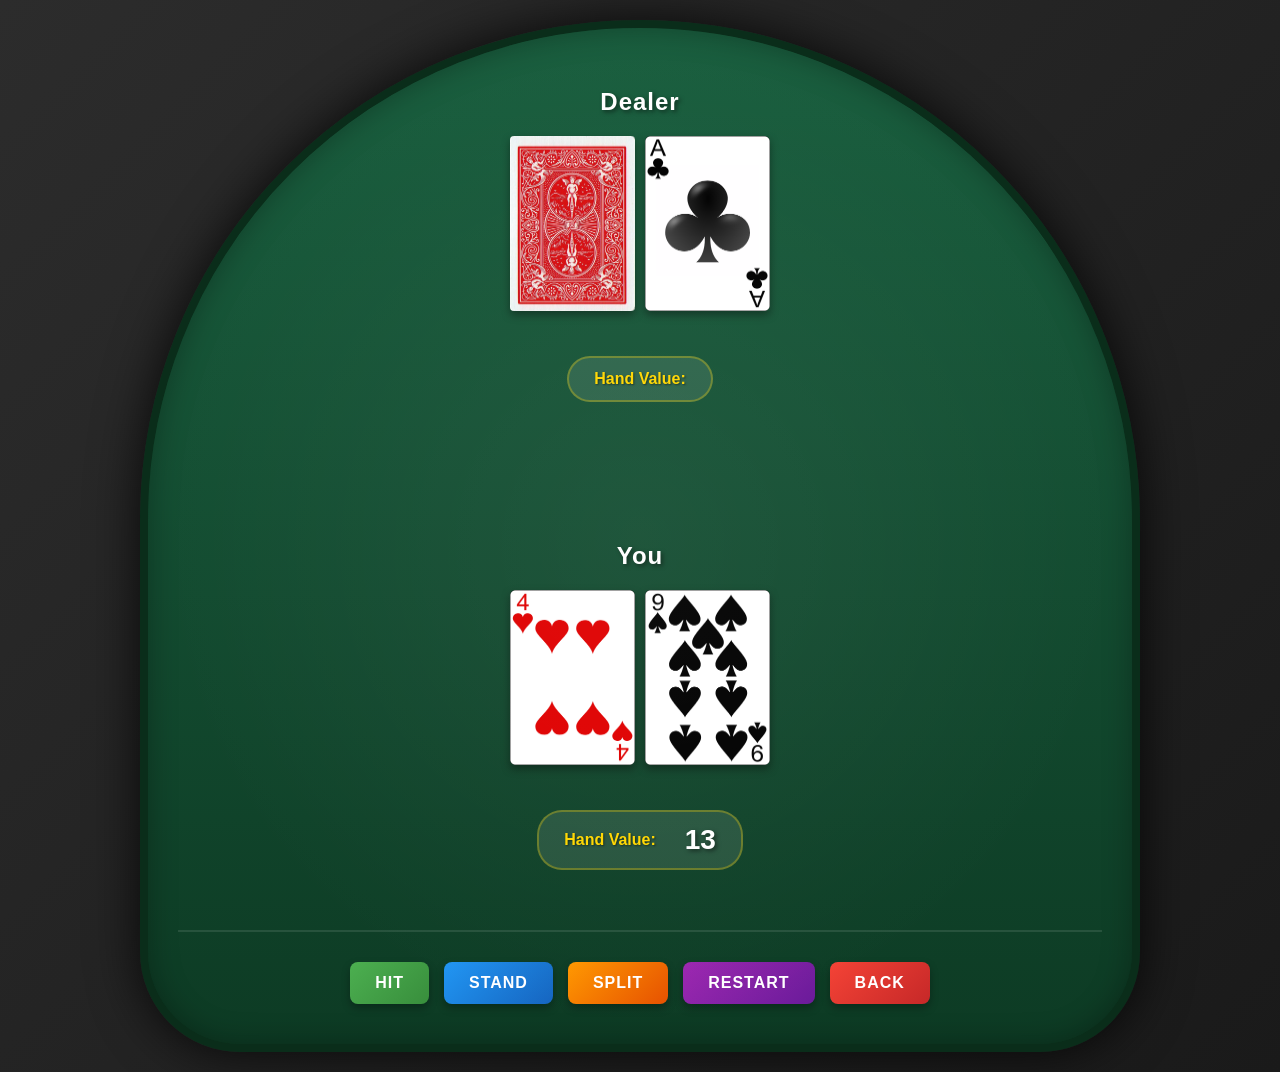
<file: index.html>
<!DOCTYPE html>
<html lang="en">
    <head>
        <meta charset="UTF-8">
        <meta name="viewport" content="width=device-width, initial-scale=1.0">
        <title>Game of blackjack</title>
        <link rel="stylesheet" href="style.css">
    </head>
    <body>
        <div class="blackjack-container">
            <!-- Dealer Section -->
            <div class="table-section dealer-section">
                <h2 class="section-title">Dealer</h2>
                <div id="dealer-cards" class="cards-area">
                    <img id="hidden" src="./cards/BACK.png" class="card-image">
                </div>
                <div class="hand-value-indicator">
                    <span class="value-label">Hand Value:</span>
                    <span id="dealer-sum" class="value-display">0</span>
                </div>
            </div>

            <!-- Results Display -->
            <div class="results-section">
                <p id="results" class="results-text"></p>
            </div>

            <!-- Player Section -->
            <div class="table-section player-section">
                <h2 class="section-title">You</h2>
                <div id="your-cards" class="cards-area"></div>
                <div class="hand-value-indicator">
                    <span class="value-label">Hand Value:</span>
                    <span id="your-sum" class="value-display">0</span>
                </div>
            </div>

            <!-- Controls Section -->
            <div class="controls-section">
                <button id="hit" class="game-button hit-button">Hit</button>
                <button id="stand" class="game-button stand-button">Stand</button>
                <button id="split" class="game-button split-button">Split</button>
                <button id="restart" class="game-button restart-button">Restart</button>
                <a href="LandingPage.html" class="back-link">
                    <button id="Back" class="game-button back-button">Back</button>
                </a>
            </div>
        </div>
        <script src="script.js"></script>
    </body>
</html>
</file>
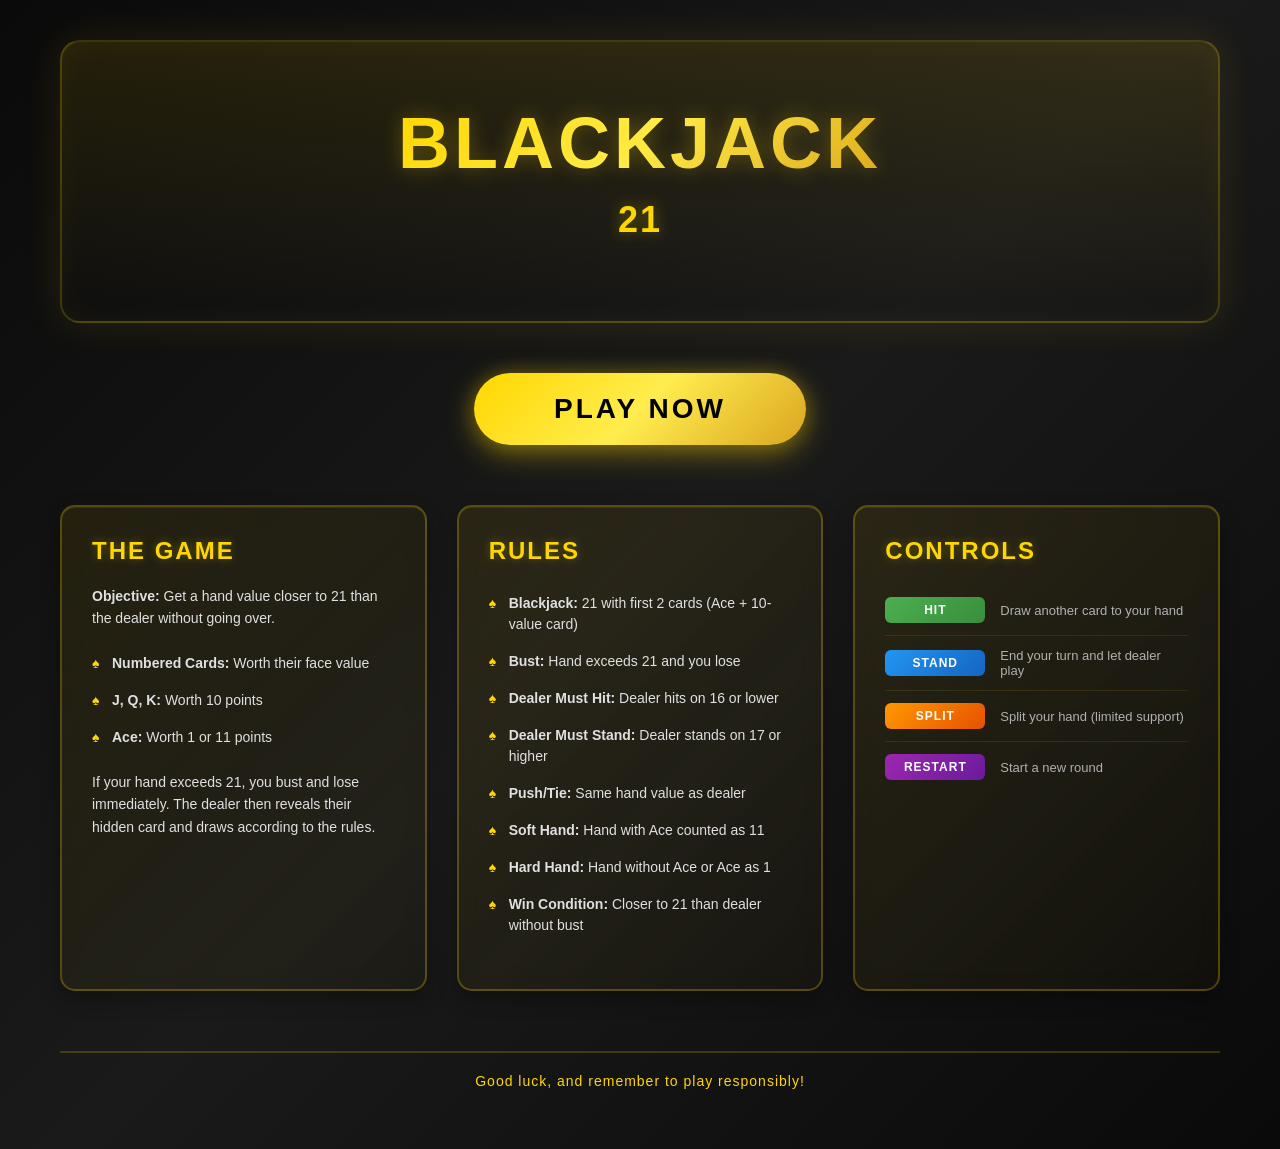
<file: LandingPage.html>
<!DOCTYPE html>
<html lang="en">
<head>
    <meta charset="UTF-8">
    <meta name="viewport" content="width=device-width, initial-scale=1.0">
    <title>Blackjack - Welcome</title>
    <link rel="stylesheet" href="landing-style.css">
</head>
<body>
    <div class="landing-container">
        <!-- Header/Logo Section -->
        <div class="header-section">
            <h1 class="game-title">
                <span class="title-blackjack">BLACKJACK</span>
                <span class="title-subtitle">21</span>
            </h1>
        </div>

        <!-- Play Button -->
        <a href="index.html" class="play-button-link">
            <button class="play-button">PLAY NOW</button>
        </a>

        <!-- Instructions Section -->
        <section class="instructions-section">
            <div class="instructions-content">
                <!-- How to Play Blackjack -->
                <div class="instruction-card">
                    <h2 class="card-title">THE GAME</h2>
                    <div class="card-body">
                        <p class="instruction-text">
                            <strong>Objective:</strong> Get a hand value closer to 21 than the dealer without going over.
                        </p>
                        <ul class="rules-list">
                            <li><strong>Numbered Cards:</strong> Worth their face value</li>
                            <li><strong>J, Q, K:</strong> Worth 10 points</li>
                            <li><strong>Ace:</strong> Worth 1 or 11 points</li>
                        </ul>
                        <p class="instruction-text">
                            If your hand exceeds 21, you bust and lose immediately. The dealer then reveals their hidden card and draws according to the rules.
                        </p>
                    </div>
                </div>

                <!-- Rules -->
                <div class="instruction-card">
                    <h2 class="card-title">RULES</h2>
                    <div class="card-body">
                        <ul class="rules-list">
                            <li><strong>Blackjack:</strong> 21 with first 2 cards (Ace + 10-value card)</li>
                            <li><strong>Bust:</strong> Hand exceeds 21 and you lose</li>
                            <li><strong>Dealer Must Hit:</strong> Dealer hits on 16 or lower</li>
                            <li><strong>Dealer Must Stand:</strong> Dealer stands on 17 or higher</li>
                            <li><strong>Push/Tie:</strong> Same hand value as dealer</li>
                            <li><strong>Soft Hand:</strong> Hand with Ace counted as 11</li>
                            <li><strong>Hard Hand:</strong> Hand without Ace or Ace as 1</li>
                            <li><strong>Win Condition:</strong> Closer to 21 than dealer without bust</li>
                        </ul>
                    </div>
                </div>

                <!-- How to Play This Game -->
                <div class="instruction-card">
                    <h2 class="card-title">CONTROLS</h2>
                    <div class="card-body">
                        <ul class="controls-list">
                            <li>
                                <span class="control-name hit-control">HIT</span>
                                <span class="control-desc">Draw another card to your hand</span>
                            </li>
                            <li>
                                <span class="control-name stand-control">STAND</span>
                                <span class="control-desc">End your turn and let dealer play</span>
                            </li>
                            <li>
                                <span class="control-name split-control">SPLIT</span>
                                <span class="control-desc">Split your hand (limited support)</span>
                            </li>
                            <li>
                                <span class="control-name restart-control">RESTART</span>
                                <span class="control-desc">Start a new round</span>
                            </li>
                        </ul>
                    </div>
                </div>
            </div>
        </section>

        <!-- Footer -->
        <footer class="landing-footer">
            <p>Good luck, and remember to play responsibly!</p>
        </footer>
    </div>
</body>
</html>
</file>
<file: style.css>
* {
    margin: 0;
    padding: 0;
    box-sizing: border-box;
}

body {
    font-family: 'Lucida Sans', 'Lucida Sans Regular', 'Lucida Grande', 'Lucida Sans Unicode', Geneva, Verdana, sans-serif;
    background: linear-gradient(135deg, #2c2c2c 0%, #1a1a1a 100%);
    display: flex;
    justify-content: center;
    align-items: center;
    min-height: 100vh;
    padding: 20px;
}

.blackjack-container {
    width: 100%;
    max-width: 1000px;
    background: linear-gradient(180deg, #1a5f3f 0%, #0d3b24 100%);
    border-radius: 500px 500px 100px 100px;
    padding: 40px 30px;
    box-shadow: 0 0 50px rgba(0, 0, 0, 0.8), inset 0 0 30px rgba(0, 0, 0, 0.3);
    border: 8px solid #0a2d1a;
    position: relative;
}

.blackjack-container::before {
    content: '';
    position: absolute;
    top: 0;
    left: 0;
    right: 0;
    bottom: 0;
    border-radius: 500px 500px 100px 100px;
    background: radial-gradient(ellipse at center, rgba(255, 255, 255, 0.05) 0%, transparent 70%);
    pointer-events: none;
}

/* Dealer Section */
.dealer-section {
    margin-bottom: 60px;
    padding-top: 20px;
}

/* Player Section */
.player-section {
    margin-bottom: 40px;
    padding-bottom: 20px;
}

.table-section {
    text-align: center;
}

.section-title {
    color: #fff;
    font-size: 24px;
    margin-bottom: 15px;
    text-shadow: 2px 2px 4px rgba(0, 0, 0, 0.5);
    letter-spacing: 1px;
}

.cards-area {
    display: flex;
    justify-content: center;
    gap: 10px;
    flex-wrap: wrap;
    margin: 20px 0;
    min-height: 200px;
    align-items: flex-start;
}

.card-image {
    height: 175px;
    width: 125px;
    box-shadow: 0 4px 8px rgba(0, 0, 0, 0.4);
    border-radius: 4px;
    transition: transform 0.2s ease;
}

.card-image:hover {
    transform: translateY(-5px);
}

/* Hand Value Indicator */
.hand-value-indicator {
    display: flex;
    justify-content: center;
    align-items: center;
    gap: 15px;
    margin-top: 20px;
    background: rgba(255, 255, 255, 0.1);
    padding: 12px 25px;
    border-radius: 25px;
    width: fit-content;
    margin-left: auto;
    margin-right: auto;
    border: 2px solid rgba(255, 215, 0, 0.3);
}

.value-label {
    color: #ffd700;
    font-weight: bold;
    font-size: 16px;
    text-shadow: 1px 1px 2px rgba(0, 0, 0, 0.5);
}

.value-display {
    color: #fff;
    font-size: 28px;
    font-weight: bold;
    min-width: 45px;
    text-align: right;
    text-shadow: 2px 2px 4px rgba(0, 0, 0, 0.5);
}

/* Results Section */
.results-section {
    text-align: center;
    margin: 30px 0;
    min-height: 50px;
    display: flex;
    align-items: center;
    justify-content: center;
}

.results-text {
    color: #ffd700;
    font-size: 28px;
    font-weight: bold;
    text-shadow: 2px 2px 4px rgba(0, 0, 0, 0.5);
    margin: 0;
}

/* Controls Section */
.controls-section {
    display: flex;
    justify-content: center;
    gap: 15px;
    flex-wrap: wrap;
    padding-top: 30px;
    border-top: 2px solid rgba(255, 255, 255, 0.1);
}

.game-button {
    padding: 12px 25px;
    font-size: 16px;
    font-weight: bold;
    border: none;
    border-radius: 8px;
    cursor: pointer;
    transition: all 0.3s ease;
    text-transform: uppercase;
    letter-spacing: 1px;
    box-shadow: 0 4px 8px rgba(0, 0, 0, 0.3);
}

#hit, .hit-button {
    background: linear-gradient(135deg, #4CAF50 0%, #388E3C 100%);
    color: white;
}

#hit:hover, .hit-button:hover {
    transform: translateY(-2px);
    box-shadow: 0 6px 12px rgba(0, 0, 0, 0.4);
}

#stand, .stand-button {
    background: linear-gradient(135deg, #2196F3 0%, #1565C0 100%);
    color: white;
}

#stand:hover, .stand-button:hover {
    transform: translateY(-2px);
    box-shadow: 0 6px 12px rgba(0, 0, 0, 0.4);
}

#split, .split-button {
    background: linear-gradient(135deg, #FF9800 0%, #E65100 100%);
    color: white;
}

#split:hover, .split-button:hover {
    transform: translateY(-2px);
    box-shadow: 0 6px 12px rgba(0, 0, 0, 0.4);
}

#restart, .restart-button {
    background: linear-gradient(135deg, #9C27B0 0%, #6A1B9A 100%);
    color: white;
}

#restart:hover, .restart-button:hover {
    transform: translateY(-2px);
    box-shadow: 0 6px 12px rgba(0, 0, 0, 0.4);
}

.back-link {
    text-decoration: none;
}

#Back, .back-button {
    background: linear-gradient(135deg, #F44336 0%, #C62828 100%);
    color: white;
}

#Back:hover, .back-button:hover {
    transform: translateY(-2px);
    box-shadow: 0 6px 12px rgba(0, 0, 0, 0.4);
}
</file>
<file: landing-style.css>
* {
    margin: 0;
    padding: 0;
    box-sizing: border-box;
}

body {
    font-family: 'Lucida Sans', 'Lucida Sans Regular', 'Lucida Grande', 'Lucida Sans Unicode', Geneva, Verdana, sans-serif;
    background: linear-gradient(135deg, #0a0a0a 0%, #1a1a1a 50%, #0a0a0a 100%);
    color: #e0e0e0;
    overflow-x: hidden;
    min-height: 100vh;
}

.landing-container {
    max-width: 1200px;
    margin: 0 auto;
    padding: 40px 20px;
    display: flex;
    flex-direction: column;
    min-height: 100vh;
}

/* Header/Logo Section */
.header-section {
    text-align: center;
    margin-bottom: 50px;
    padding: 60px 20px;
    background: linear-gradient(180deg, rgba(255, 215, 0, 0.1) 0%, transparent 100%);
    border-radius: 20px;
    border: 2px solid rgba(255, 215, 0, 0.2);
    box-shadow: 0 0 40px rgba(255, 215, 0, 0.1), inset 0 0 30px rgba(255, 215, 0, 0.05);
}

.game-title {
    display: flex;
    flex-direction: column;
    align-items: center;
    gap: 15px;
    margin-bottom: 20px;
}

.title-blackjack {
    font-size: 72px;
    font-weight: bold;
    letter-spacing: 4px;
    background: linear-gradient(135deg, #ffd700 0%, #ffed4e 50%, #daa520 100%);
    -webkit-background-clip: text;
    -webkit-text-fill-color: transparent;
    background-clip: text;
    text-shadow: 0 0 20px rgba(255, 215, 0, 0.3);
}

.title-subtitle {
    font-size: 36px;
    color: #ffd700;
    font-weight: bold;
    text-shadow: 0 0 15px rgba(255, 215, 0, 0.4);
    letter-spacing: 2px;
}

.tagline {
    font-size: 18px;
    color: #ffd700;
    letter-spacing: 3px;
    margin-top: 10px;
    font-style: italic;
}

/* Play Button */
.play-button-link {
    text-decoration: none;
    display: flex;
    justify-content: center;
    margin-bottom: 60px;
}

.play-button {
    padding: 20px 80px;
    font-size: 28px;
    font-weight: bold;
    letter-spacing: 3px;
    color: #000;
    background: linear-gradient(135deg, #ffd700 0%, #ffed4e 50%, #daa520 100%);
    border: none;
    border-radius: 50px;
    cursor: pointer;
    transition: all 0.4s ease;
    box-shadow: 0 8px 30px rgba(255, 215, 0, 0.4), 0 0 20px rgba(255, 215, 0, 0.2);
    text-transform: uppercase;
}

.play-button:hover {
    transform: translateY(-3px);
    box-shadow: 0 12px 40px rgba(255, 215, 0, 0.6), 0 0 30px rgba(255, 215, 0, 0.3);
    background: linear-gradient(135deg, #ffed4e 0%, #ffd700 50%, #ffed4e 100%);
}

.play-button:active {
    transform: translateY(-1px);
}

/* Instructions Section */
.instructions-section {
    flex-grow: 1;
    margin-bottom: 40px;
}

.instructions-content {
    display: grid;
    grid-template-columns: 1fr 1fr 1fr;
    gap: 30px;
    margin-bottom: 20px;
}

@media (max-width: 1024px) {
    .instructions-content {
        grid-template-columns: 1fr 1fr;
    }
}

@media (max-width: 768px) {
    .instructions-content {
        grid-template-columns: 1fr;
    }
}

/* Instruction Cards */
.instruction-card {
    background: linear-gradient(135deg, rgba(255, 215, 0, 0.08) 0%, rgba(255, 215, 0, 0.02) 100%);
    border: 2px solid rgba(255, 215, 0, 0.25);
    border-radius: 15px;
    padding: 30px;
    box-shadow: 0 8px 20px rgba(0, 0, 0, 0.3), inset 0 1px 0 rgba(255, 215, 0, 0.1);
    transition: all 0.3s ease;
    backdrop-filter: blur(10px);
}

.instruction-card:hover {
    border-color: rgba(255, 215, 0, 0.5);
    box-shadow: 0 12px 30px rgba(255, 215, 0, 0.15), inset 0 1px 0 rgba(255, 215, 0, 0.2);
    transform: translateY(-5px);
}

.card-title {
    color: #ffd700;
    font-size: 24px;
    margin-bottom: 20px;
    letter-spacing: 2px;
    text-transform: uppercase;
    text-shadow: 0 0 10px rgba(255, 215, 0, 0.3);
}

.card-body {
    color: #e0e0e0;
}

.instruction-text {
    margin-bottom: 15px;
    line-height: 1.6;
    font-size: 14px;
}

.rules-list {
    list-style: none;
    margin: 15px 0;
    padding: 0;
}

.rules-list li {
    padding: 8px 0;
    padding-left: 20px;
    position: relative;
    line-height: 1.5;
    font-size: 14px;
}

.rules-list li:before {
    content: '♠';
    position: absolute;
    left: 0;
    color: #ffd700;
    font-weight: bold;
}

.controls-list {
    list-style: none;
    margin: 0;
    padding: 0;
}

.controls-list li {
    display: flex;
    align-items: center;
    gap: 15px;
    padding: 12px 0;
    border-bottom: 1px solid rgba(255, 215, 0, 0.1);
}

.controls-list li:last-child {
    border-bottom: none;
}

.control-name {
    display: inline-block;
    padding: 6px 12px;
    border-radius: 6px;
    font-weight: bold;
    font-size: 12px;
    letter-spacing: 1px;
    min-width: 100px;
    text-align: center;
    color: white;
}

.hit-control {
    background: linear-gradient(135deg, #4CAF50 0%, #388E3C 100%);
}

.stand-control {
    background: linear-gradient(135deg, #2196F3 0%, #1565C0 100%);
}

.split-control {
    background: linear-gradient(135deg, #FF9800 0%, #E65100 100%);
}

.restart-control {
    background: linear-gradient(135deg, #9C27B0 0%, #6A1B9A 100%);
}

.control-desc {
    color: #b0b0b0;
    font-size: 13px;
    flex: 1;
}

/* Footer */
.landing-footer {
    text-align: center;
    padding: 20px;
    border-top: 2px solid rgba(255, 215, 0, 0.2);
    color: #888;
    font-size: 14px;
    letter-spacing: 1px;
}

.landing-footer p {
    color: #ffd700;
}

/* Animations */
@keyframes glow {
    0%, 100% {
        text-shadow: 0 0 10px rgba(255, 215, 0, 0.3);
    }
    50% {
        text-shadow: 0 0 20px rgba(255, 215, 0, 0.6);
    }
}

.title-blackjack {
    animation: glow 3s ease-in-out infinite;
}
</file>
